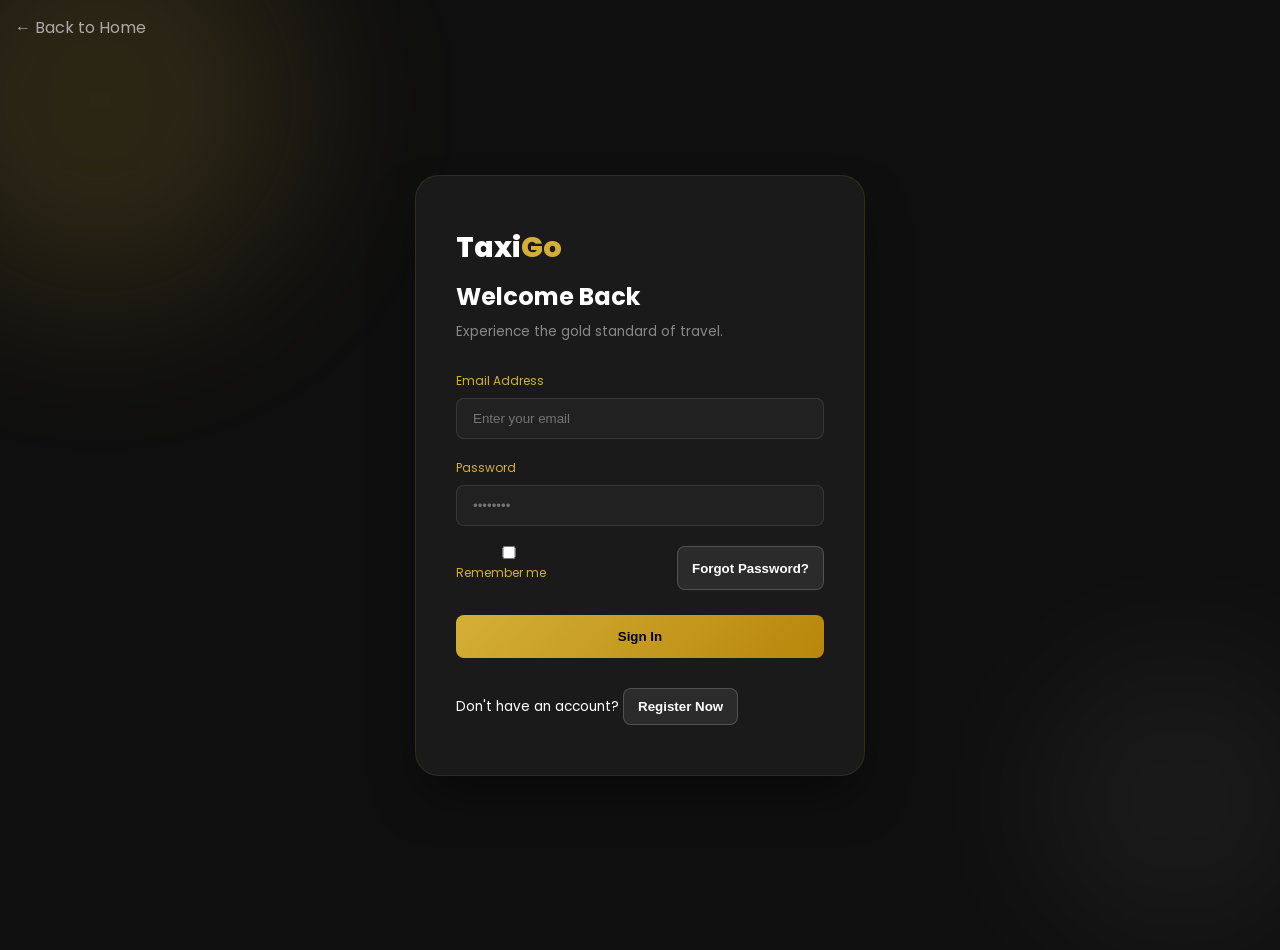
<file: login.html>
<!DOCTYPE html>
<html lang="en">
<head>
    <meta charset="UTF-8">
    <meta name="viewport" content="width=device-width, initial-scale=1.0">
    <title>TaxiGo Luxury - Access Your Account</title>
    <link rel="stylesheet" href="login.css">
    <link href="https://fonts.googleapis.com/css2?family=Poppins:wght@300;400;600;800&display=swap" rel="stylesheet">
</head>
<body>

<div class="auth-wrapper">

    <!-- Background -->
    <div class="bg-circle-1"></div>
    <div class="bg-circle-2"></div>

    <!-- Back Button -->
    <a href="index.html" class="back-home">
        <span class="back-icon">←</span>
        <span class="back-text">Back to Home</span>
    </a>

    <!-- Auth Box -->
    <div class="auth-container">
        <div class="auth-card" id="authCard">
            
            <!-- LOGIN -->
            <div class="card-front">
                <div class="auth-header">
                    <div class="logo">Taxi<span>Go</span></div>
                    <h2>Welcome Back</h2>
                    <p>Experience the gold standard of travel.</p>
                </div>

                <form class="auth-form" action="404.html">
                    <div class="input-group">
                        <label>Email Address</label>
                        <input type="email" placeholder="Enter your email" required>
                    </div>

                    <div class="input-group">
                        <label>Password</label>
                        <input type="password" placeholder="••••••••" required>
                    </div>

                    <div class="form-help">
                        <label><input type="checkbox"> Remember me</label>
                        <button type="button" class="btn-secondary" onclick="location.href='404.html'">Forgot Password?</button>
                    </div>

                    <button type="submit" class="btn-auth">Sign In</button>
                </form>

                <div class="auth-footer">
                    <p>Don't have an account? 
                        <button type="button" class="btn-secondary" onclick="toggleAuth()">Register Now</button>
                    </p>
                </div>
            </div>

            <!-- REGISTER -->
            <div class="card-back">
                <div class="auth-header">
                    <div class="logo">Taxi<span>Go</span></div>
                    <h2>Create Account</h2>
                    <p>Join our elite circle of travelers.</p>
                </div>

                <form class="auth-form" action="404.html">
                    <div class="input-row">
                        <div class="input-group">
                            <label>Full Name</label>
                            <input type="text" placeholder="John Doe" required>
                        </div>

                        <div class="input-group">
                            <label>Phone</label>
                            <input type="tel" placeholder="+91..." required>
                        </div>
                    </div>

                    <div class="input-group">
                        <label>Email Address</label>
                        <input type="email" placeholder="john@example.com" required>
                    </div>

                    <div class="input-group">
                        <label>Create Password</label>
                        <input type="password" placeholder="••••••••" required>
                    </div>

                    <button type="submit" class="btn-auth">
                        Start Your Journey
                    </button>
                </form>

                <div class="auth-footer">
                    <p>Already a member? 
                        <a href="#" onclick="toggleAuth()">Login here</a>
                    </p>
                </div>
            </div>

        </div>
    </div>

</div>

<script>
function toggleAuth() {
    document.getElementById('authCard').classList.toggle('flipped');
}
</script>

</body>
</html>
</file>
<file: login.css>
:root {
    --gold: #D4AF37;
    --gold-light: #FFD700;
    --black: #0F0F0F;
    --dark-gray: #1A1A1A;
    --glass: rgba(255, 255, 255, 0.05);
    --text-white: #FFFFFF;
    --transition: all 0.6s cubic-bezier(0.4, 0, 0.2, 1);
}

* {
    margin: 0;
    padding: 0;
    box-sizing: border-box;
}

body {
    font-family: 'Poppins', sans-serif;
    background: var(--black);
    color: var(--text-white);

    /* FIXED */
    overflow-x: hidden;
    overflow-y: auto;
    min-height: 100vh;
}

/* Wrapper */
.auth-wrapper {
    min-height: 100vh;
    display: flex;
    align-items: center;
    justify-content: center;
    position: relative;
    perspective: 1500px;
    padding: 20px;
}

/* Background */
.bg-circle-1, .bg-circle-2 {
    position: absolute;
    border-radius: 50%;
    filter: blur(80px);
    z-index: -1;
    animation: float 8s infinite alternate;
}

.bg-circle-1 {
    width: 400px;
    height: 400px;
    background: rgba(212, 175, 55, 0.15);
    top: -100px;
    left: -100px;
}

.bg-circle-2 {
    width: 300px;
    height: 300px;
    background: rgba(255, 255, 255, 0.05);
    bottom: -50px;
    right: -50px;
}

@keyframes float {
    from { transform: translateY(0); }
    to { transform: translateY(40px); }
}

/* Container */
.auth-container {
    width: 100%;
    max-width: 450px;
}

/* Card */
.auth-card {
    position: relative;
    width: 100%;
    min-height: 550px;
    transform-style: preserve-3d;
    transition: var(--transition);
}

.auth-card.flipped {
    transform: rotateY(180deg);
}

/* Front & Back */
.card-front, .card-back {
    position: absolute;
    width: 100%;
    min-height: 100%;
    background: var(--dark-gray);
    border: 1px solid rgba(255, 215, 0, 0.1);
    border-radius: 24px;
    padding: 50px 40px;
    display: flex;
    flex-direction: column;
    justify-content: center;
    backface-visibility: hidden;
    box-shadow: 0 25px 50px -12px rgba(0, 0, 0, 0.5);
}

.card-back {
    transform: rotateY(180deg);
}

/* Header */
.logo {
    font-size: 1.8rem;
    font-weight: 800;
    margin-bottom: 10px;
}

.logo span {
    color: var(--gold);
}

.auth-header h2 {
    font-size: 1.5rem;
    margin-bottom: 8px;
}

.auth-header p {
    font-size: 0.85rem;
    color: #888;
    margin-bottom: 30px;
}

/* Inputs */
.input-group {
    margin-bottom: 20px;
}

.input-row {
    display: grid;
    grid-template-columns: 1fr 1fr;
    gap: 15px;
}

label {
    display: block;
    font-size: 0.75rem;
    margin-bottom: 8px;
    color: var(--gold);
}

input {
    width: 100%;
    background: rgba(255, 255, 255, 0.03);
    border: 1px solid rgba(255, 255, 255, 0.1);
    padding: 12px 16px;
    border-radius: 8px;
    color: #fff;
}

.form-help {
    display: flex;
    justify-content: space-between;
    font-size: 0.75rem;
    margin-bottom: 25px;
    color: #888;
}

/* Button */
.btn-auth {
    width: 100%;
    padding: 14px;
    background: linear-gradient(135deg, var(--gold), #B8860B);
    border: none;
    border-radius: 8px;
    font-weight: 700;
    cursor: pointer;
}

.btn-secondary {
    display: inline-flex;
    align-items: center;
    justify-content: center;
    padding: 10px 14px;
    background: rgba(255, 255, 255, 0.08);
    border: 1px solid rgba(255, 255, 255, 0.18);
    border-radius: 8px;
    color: #fff;
    font-weight: 600;
    cursor: pointer;
    transition: var(--transition);
}

.btn-secondary:hover {
    background: rgba(255, 255, 255, 0.14);
}

/* Footer */
.auth-footer {
    margin-top: 30px;
    font-size: 0.85rem;
}

/* Back Button */
.back-home {
    position: absolute;
    top: 15px;
    left: 15px;
    z-index: 10;
    text-decoration: none;
    color: #aaa;
}

/* ================= MOBILE FIX ================= */
@media (max-width: 768px) {

    .auth-wrapper {
        align-items: flex-start;
        padding-top: 80px;
        padding-bottom: 40px;
    }

    .input-row {
        grid-template-columns: 1fr;
    }

    .card-front,
    .card-back {
        position: relative;
        transform: none !important;
        padding: 30px 20px;
    }

    .auth-card {
        transform: none !important;
    }

    .card-back {
        display: none;
    }

    .auth-card.flipped .card-front {
        display: none;
    }

    .auth-card.flipped .card-back {
        display: block;
    }
}

/* Small phones */
@media (max-width: 480px) {
    .logo { font-size: 1.4rem; }
    .auth-header h2 { font-size: 1.2rem; }
    input { padding: 10px; }
    .btn-auth { padding: 10px; }
}
</file>
